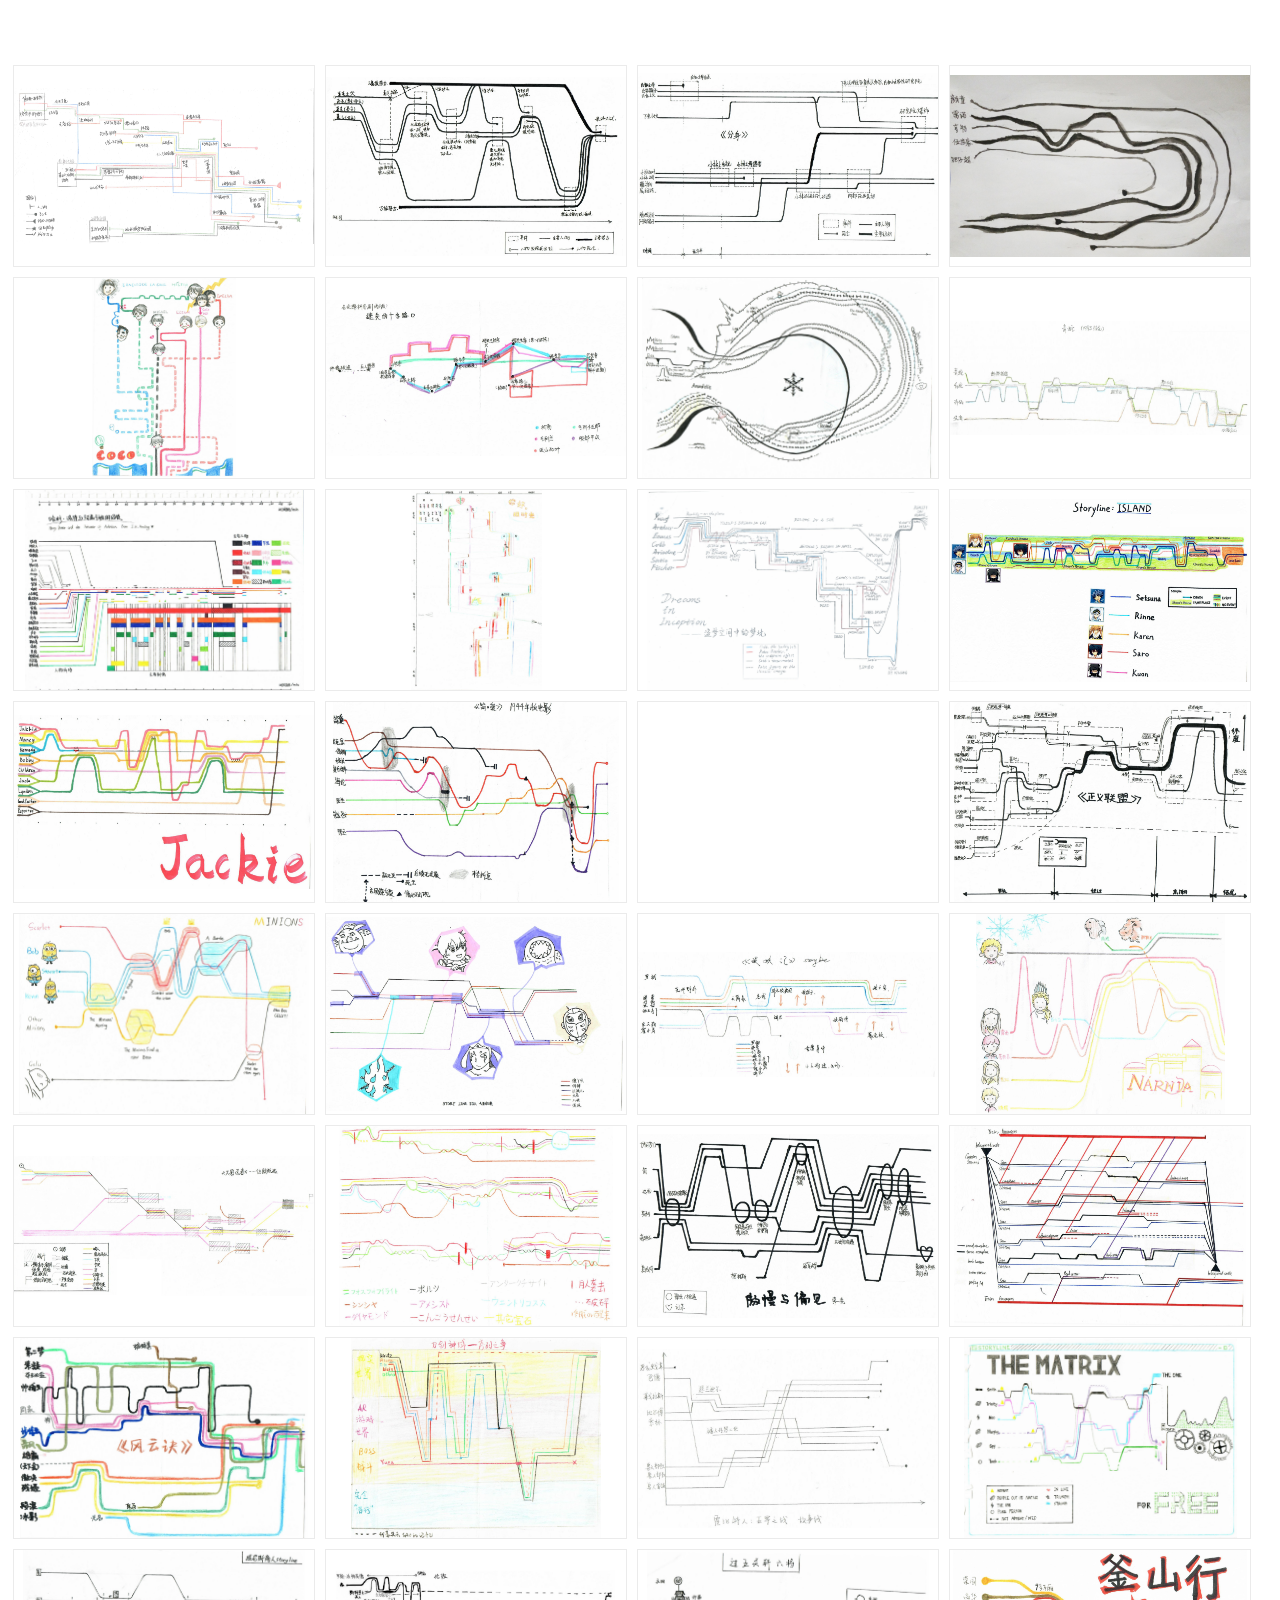
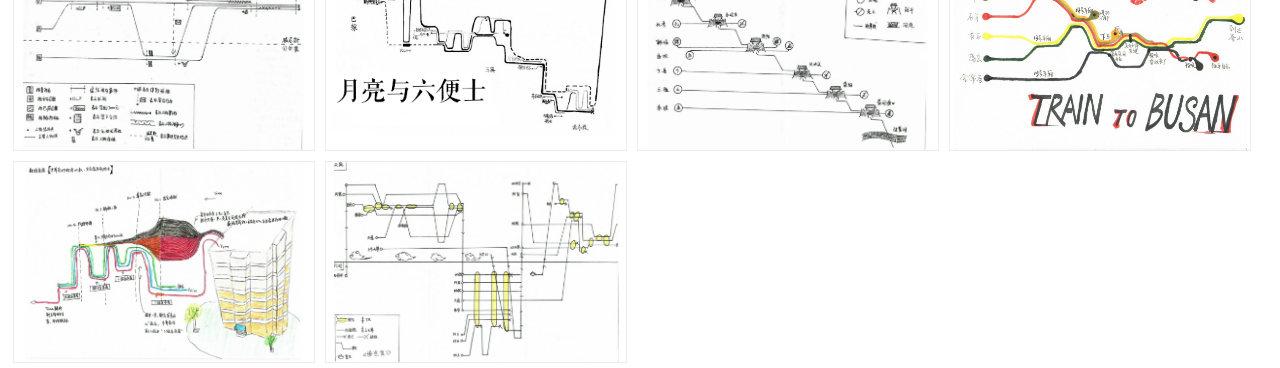
<file: gallery/index.html>
<!DOCTYPE html><html><head><meta charset=utf-8><meta name=viewport content="width=device-width,initial-scale=1"><title>gallery</title><link href=./static/css/app.0720f6f9c8d6c488f78c07475b10dd55.css rel=stylesheet></head><body><div id=app></div><script type=text/javascript src=./static/js/manifest.2ae2e69a05c33dfc65f8.js></script><script type=text/javascript src=./static/js/vendor.8c319995f7cf073bab32.js></script><script type=text/javascript src=./static/js/app.25afa59f59e142fa0940.js></script></body></html>
</file>
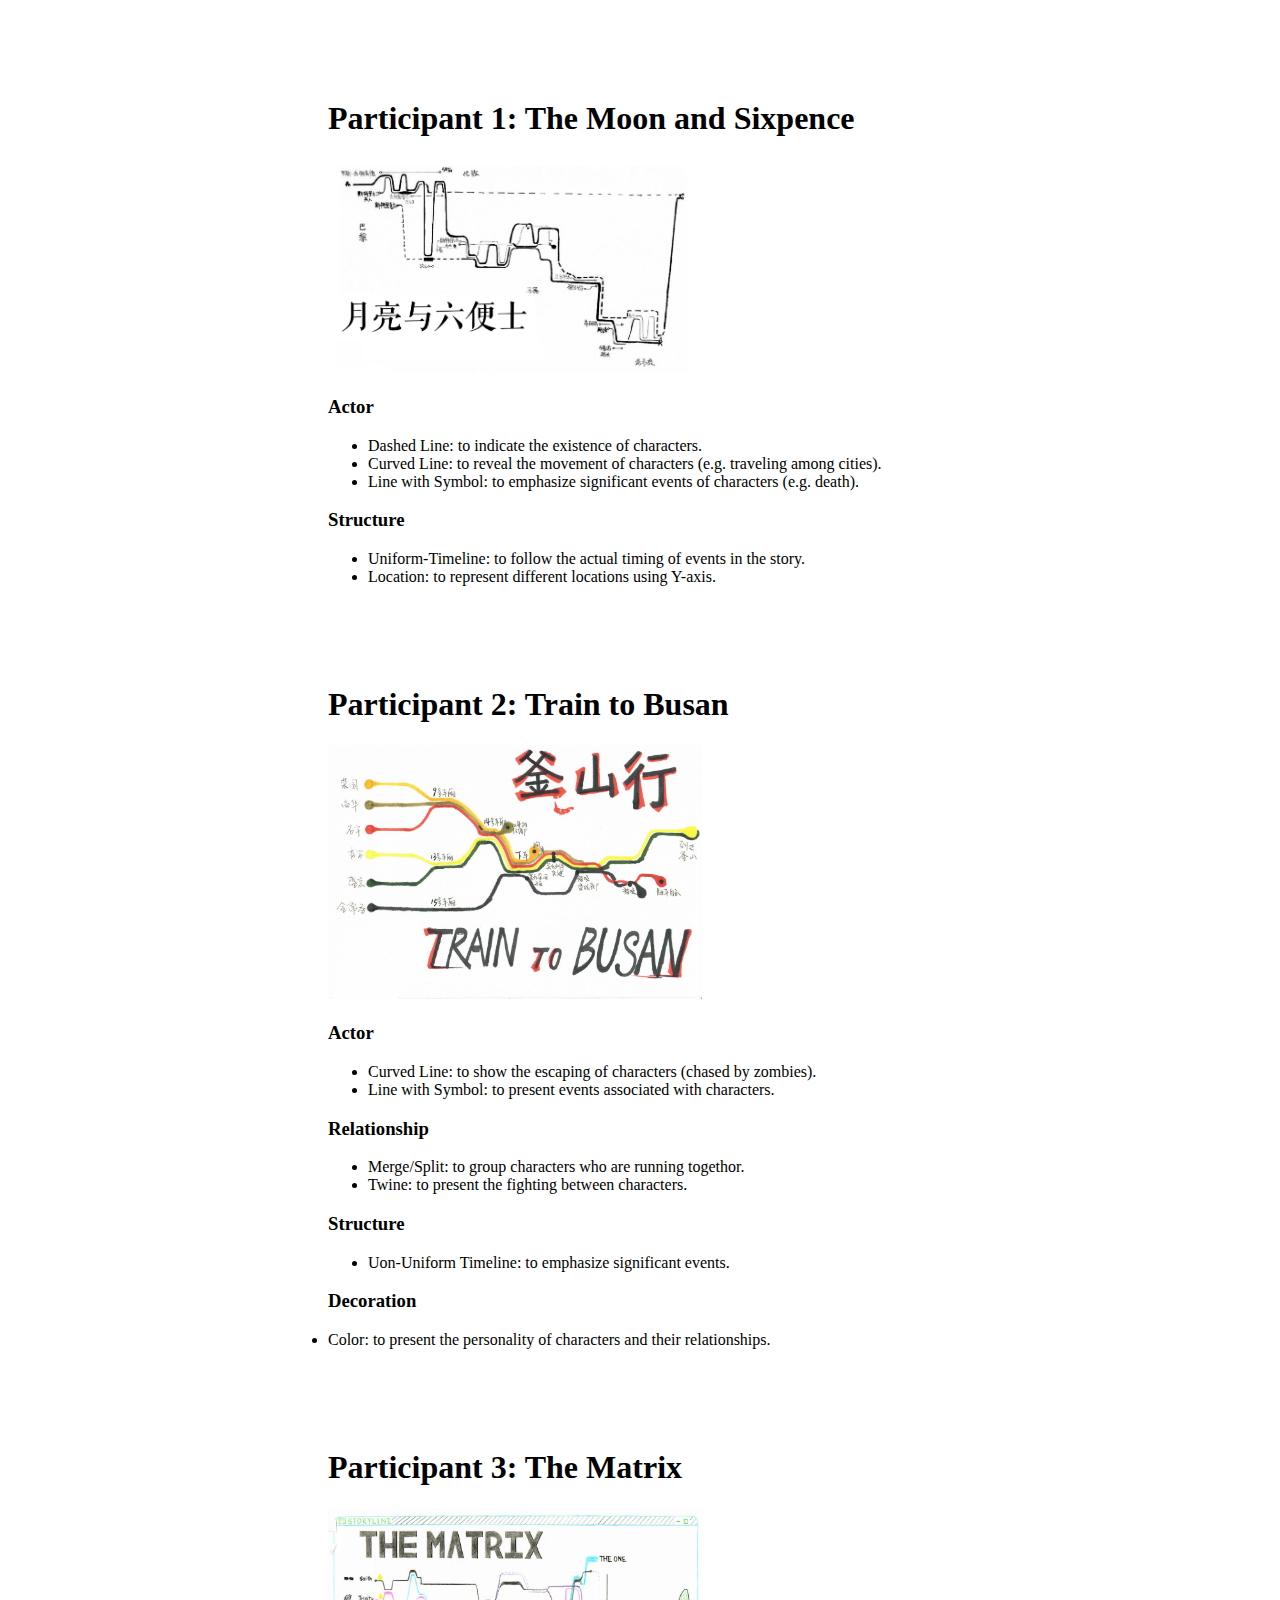
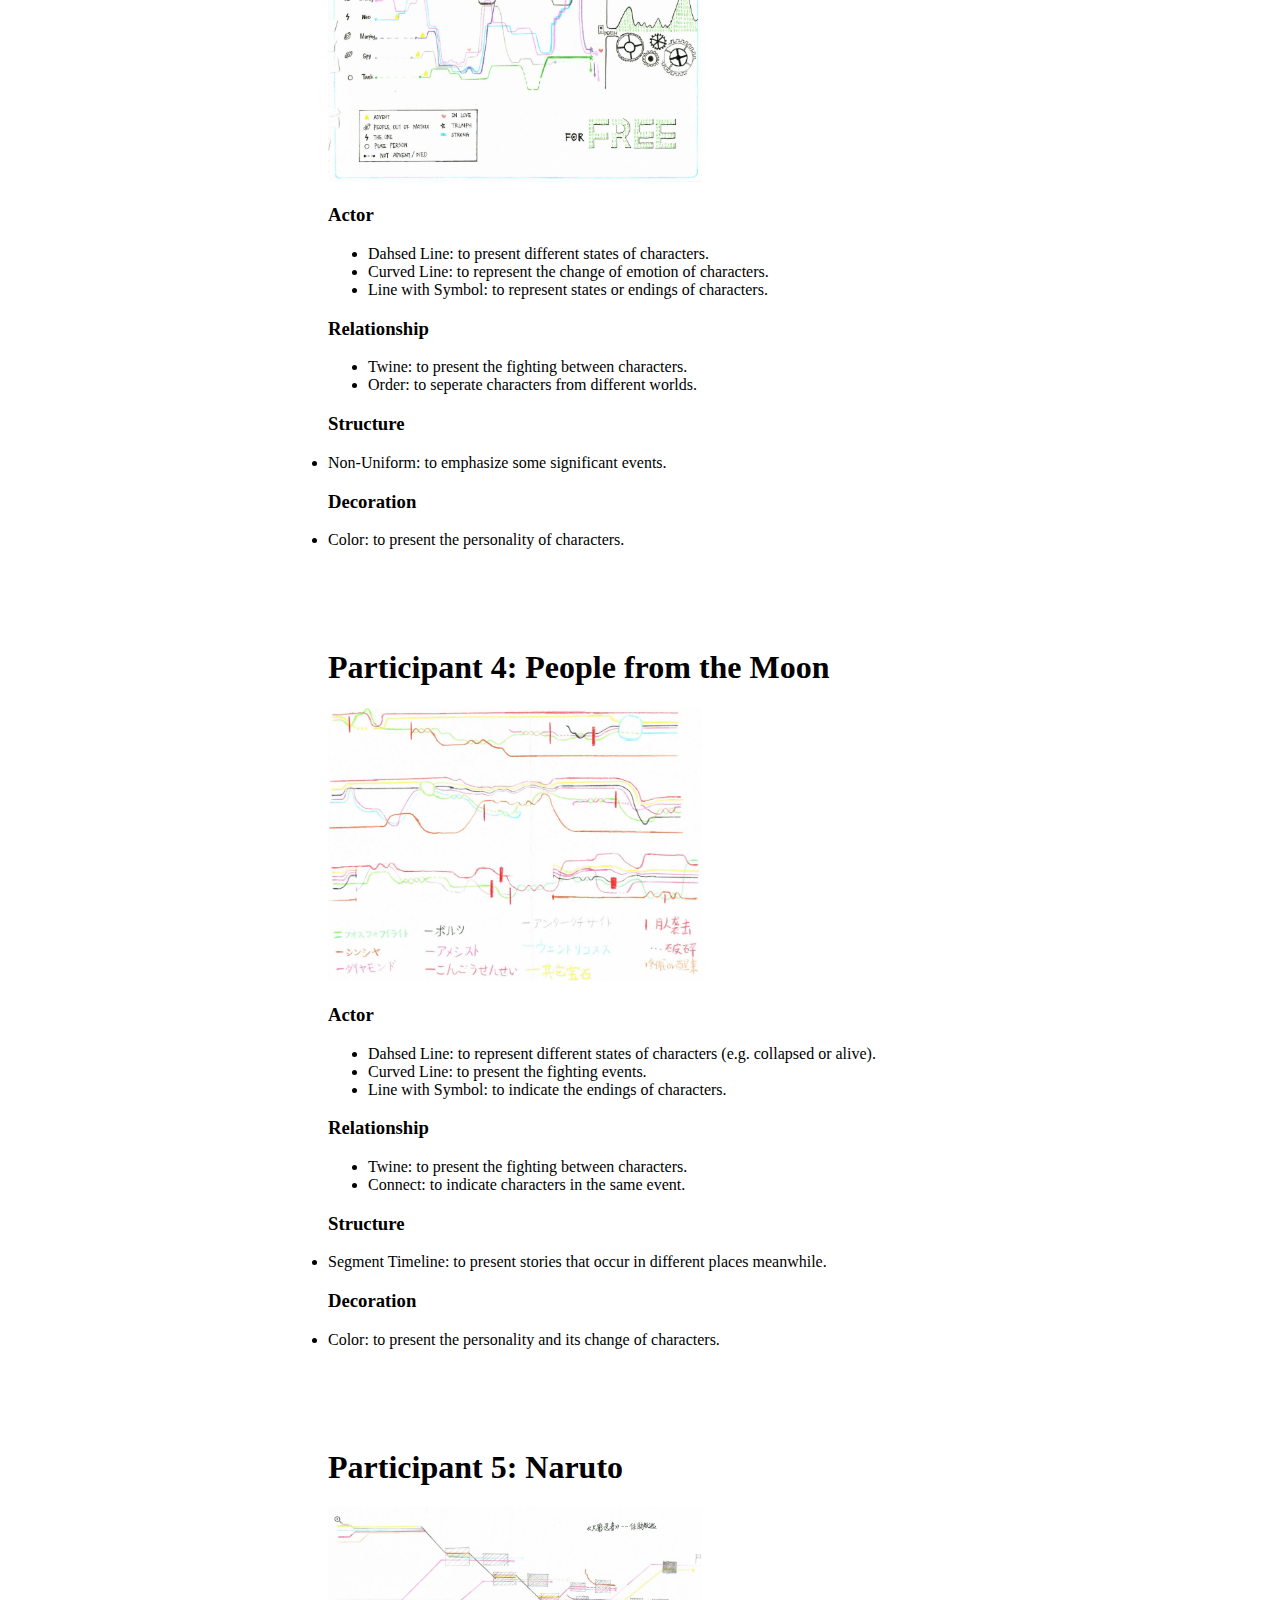
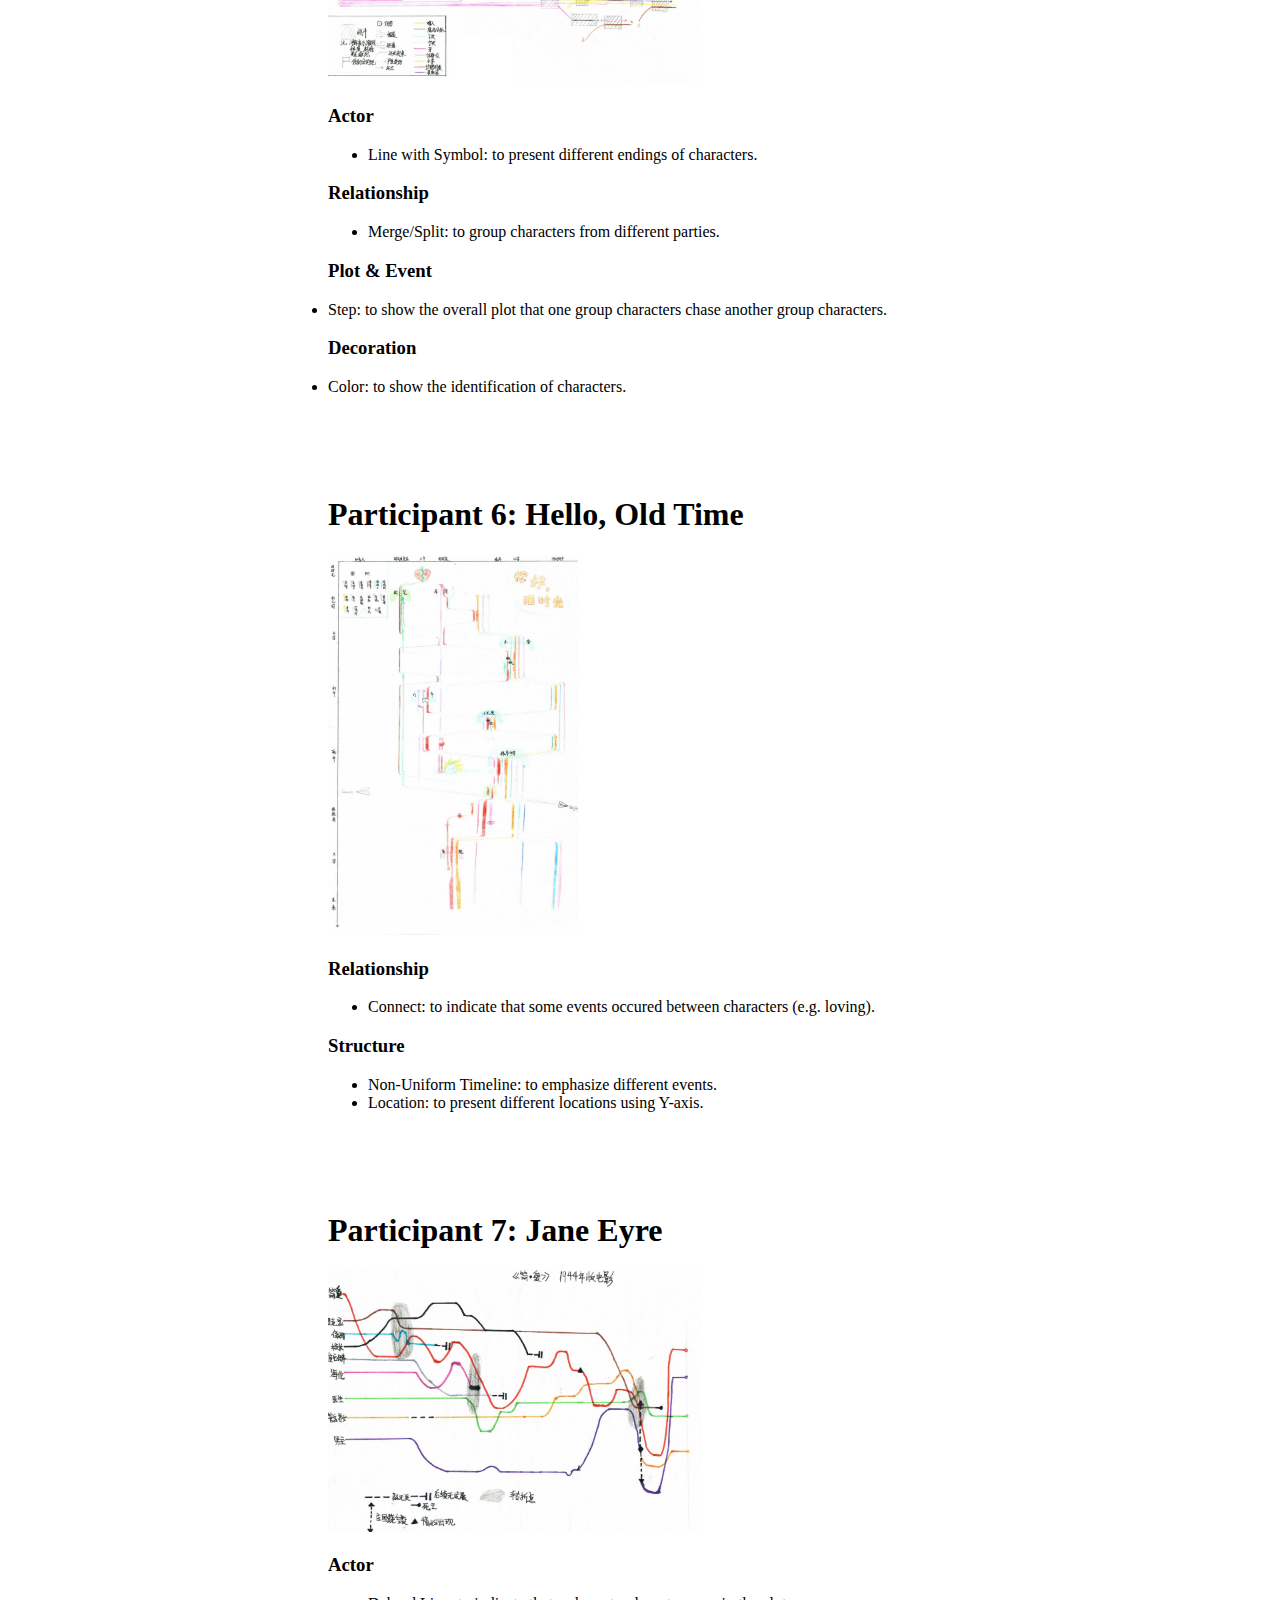
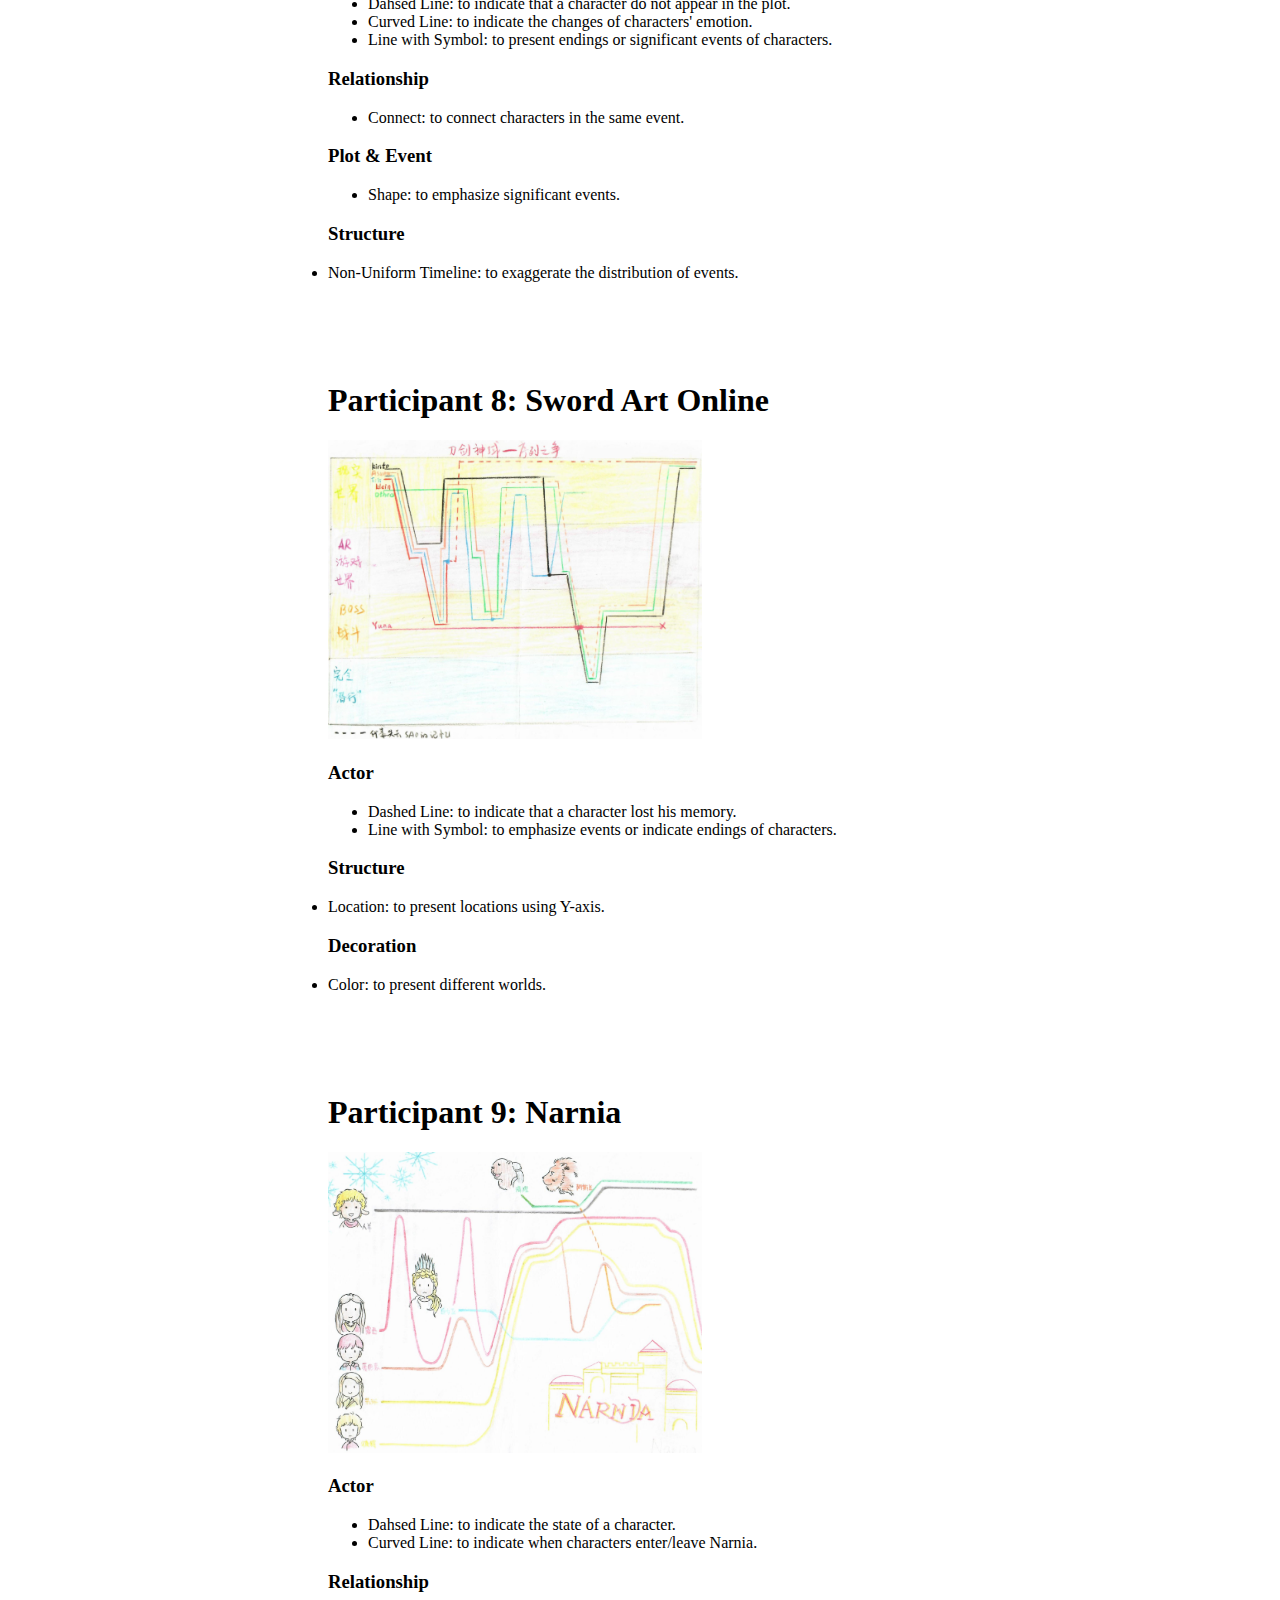
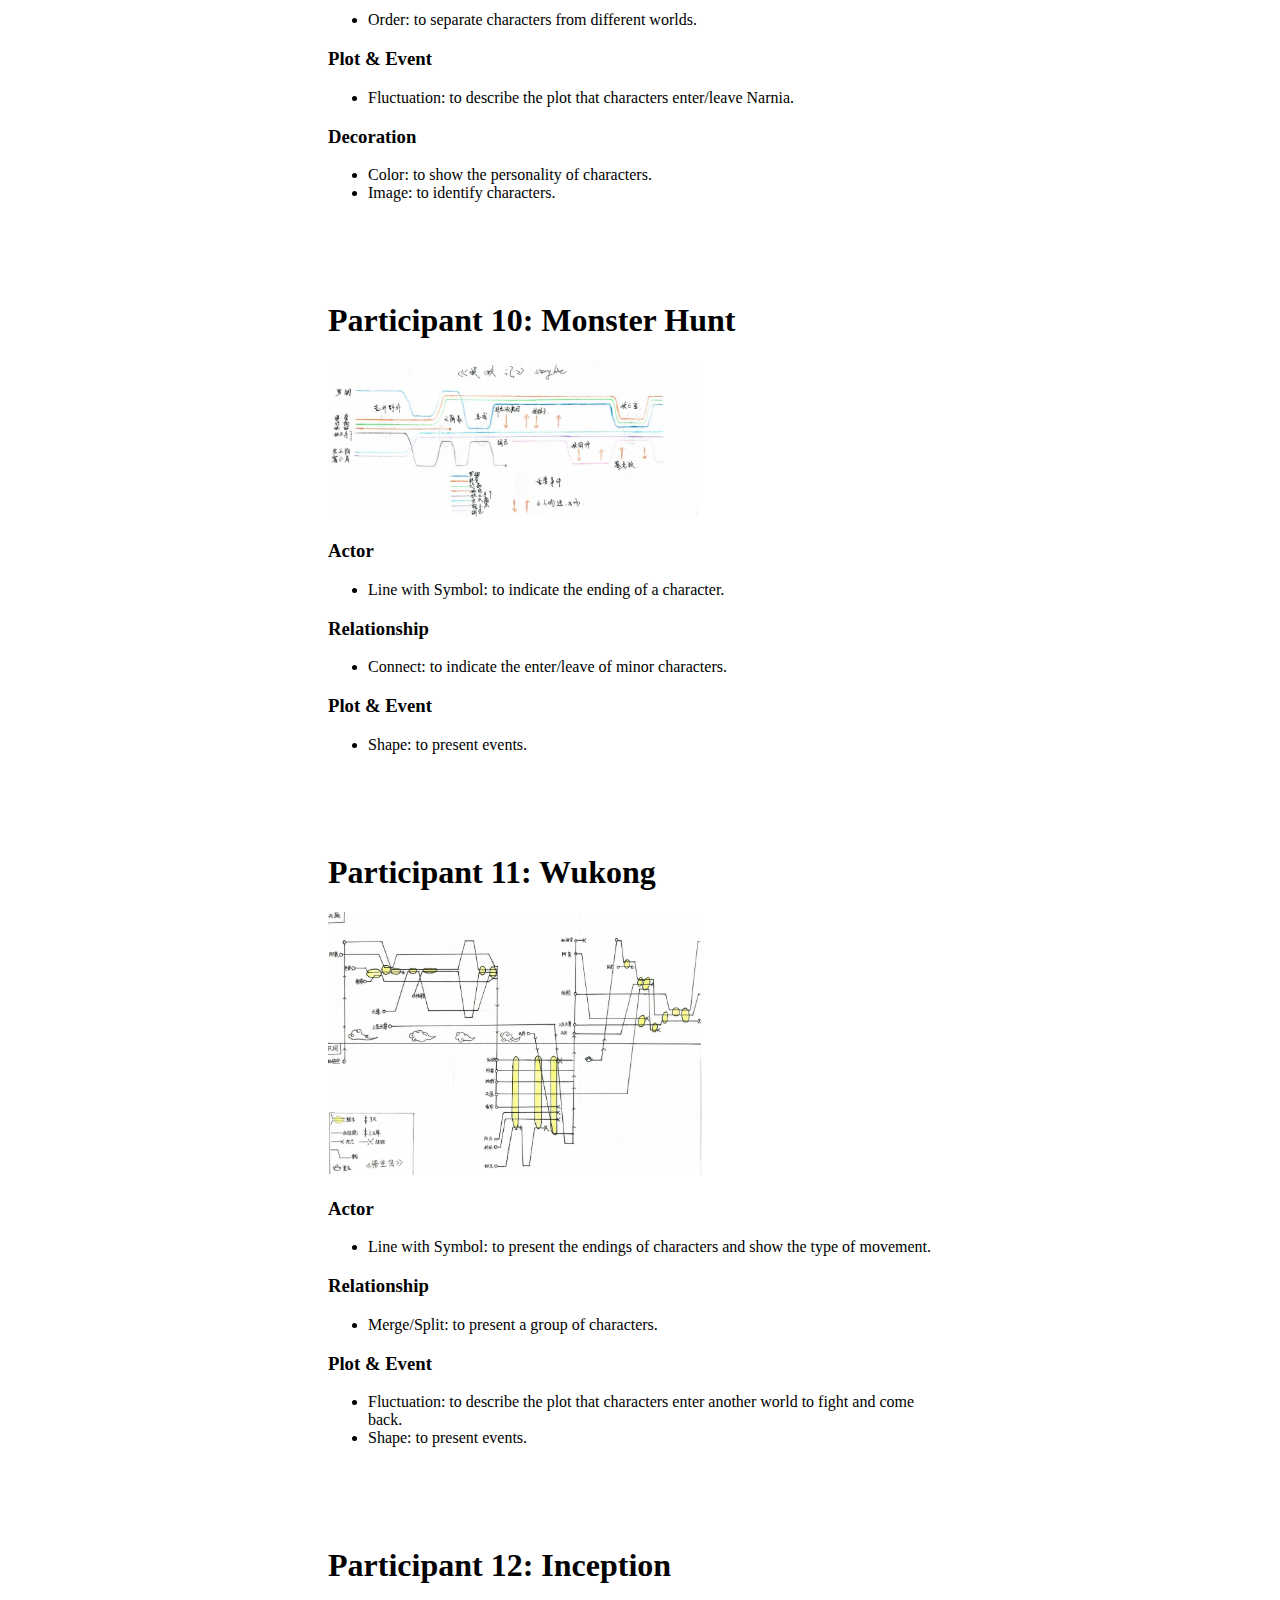
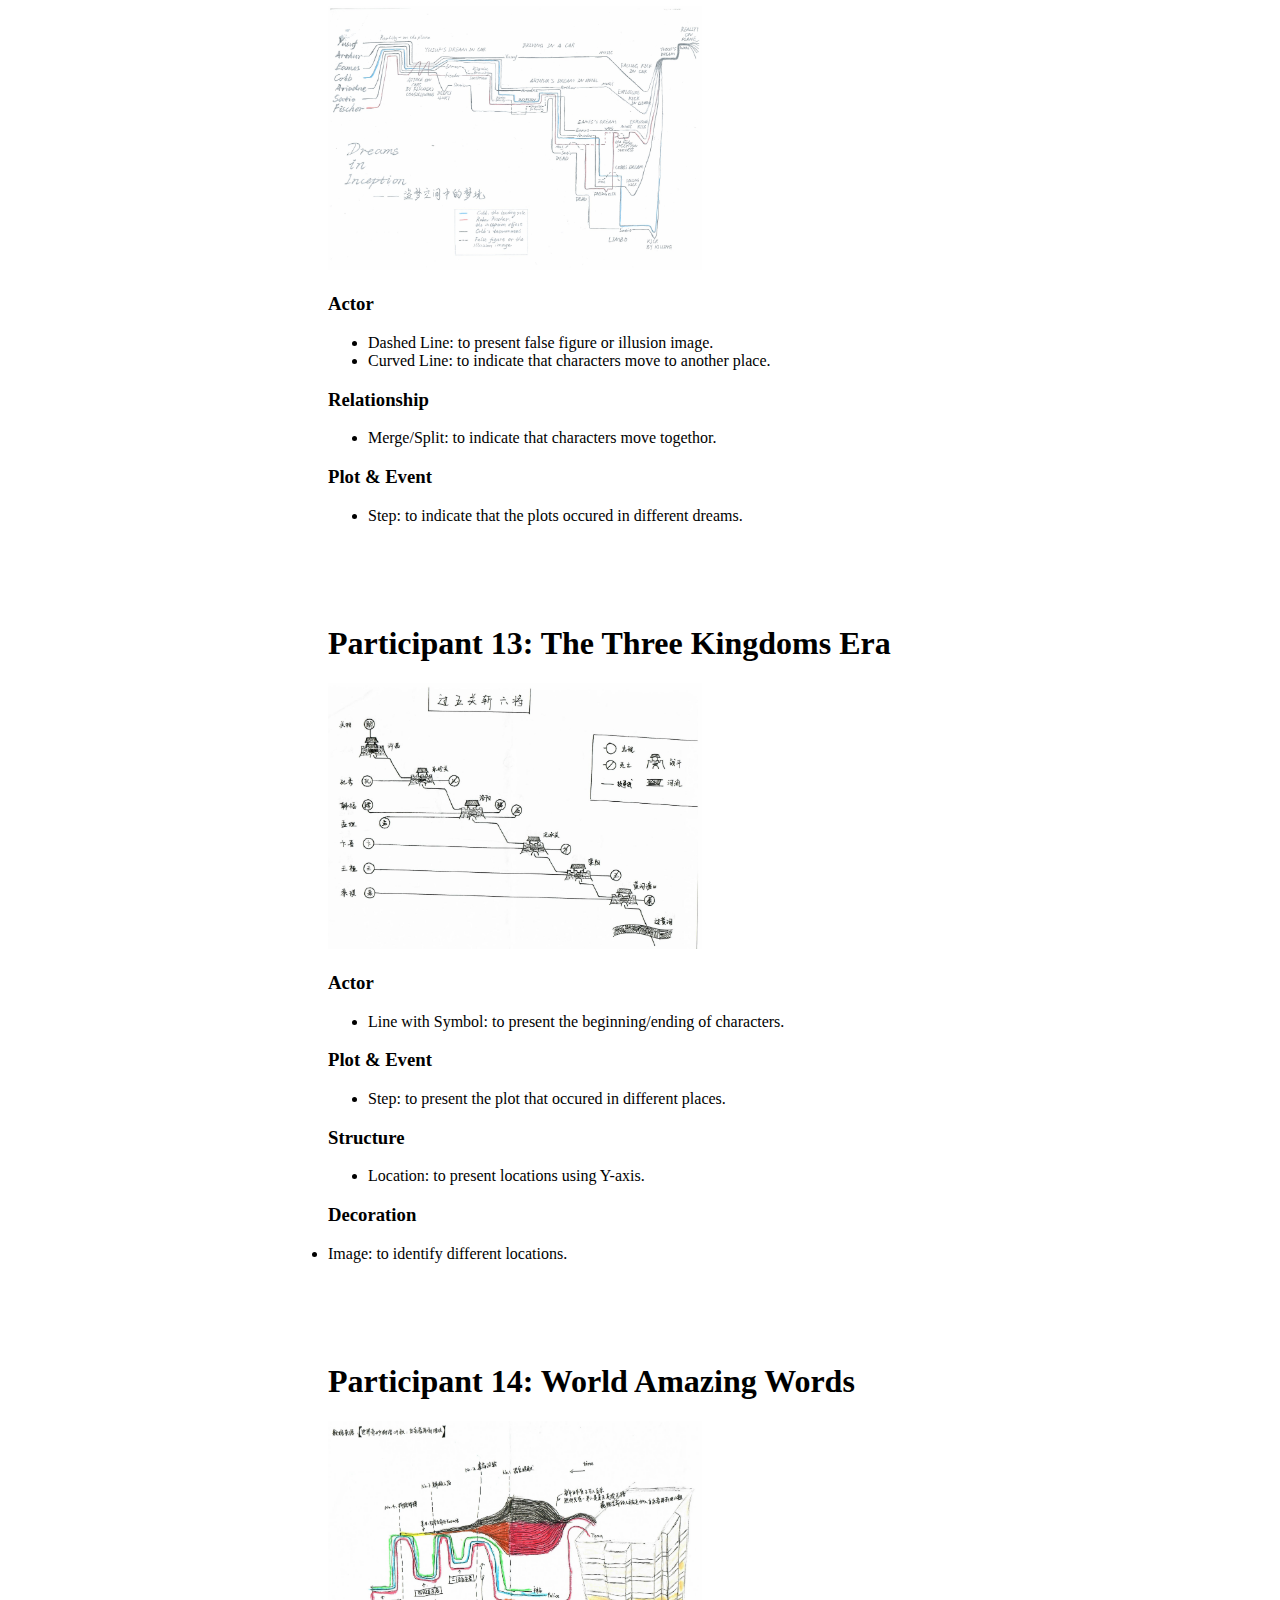
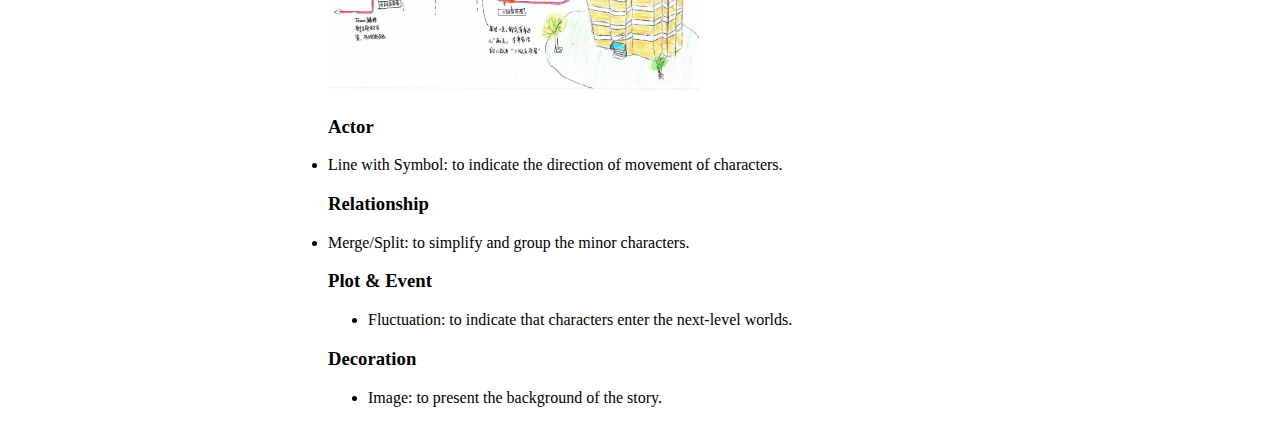
<file: interview/interview.html>
<!DOCTYPE html>
<html lang='en'>
<head>
  <meta charset='utf-8' />
  <title>Interview</title>
  <style type="text/css">
    body {
      padding: 0 25vw;
    }
    h1 {
      margin-top: 100px;
    }
  </style>
</head>
<body>
<h1>Participant 1: The Moon and Sixpence</h1>
<img src="../hand-drawn_storylines/TheMoonandSixpence.png" width="60%" height="60%">
<h3>Actor</h3>
<ul>
  <li>Dashed Line: to indicate the existence of characters.</li>
  <li>Curved Line: to reveal the movement of characters (e.g. traveling among cities).</li>
  <li>Line with Symbol: to emphasize significant events of characters (e.g. death).</li>
</ul>
<h3>Structure</h3>
<ul>
  <li>Uniform-Timeline: to follow the actual timing of events in the story.</li>
  <li>Location: to represent different locations using Y-axis.</li>
</ul>

<h1>Participant 2: Train to Busan</h1>
<img src="../hand-drawn_storylines/TraintoBusan.jpg" width="60%" height="60%">
<h3>Actor</h3>
<ul>
  <li>Curved Line: to show the escaping of characters (chased by zombies).</li>
  <li>Line with Symbol: to present events associated with characters.</li>
</ul>
<h3>Relationship</h3>
<ul>
  <li>Merge/Split: to group characters who are running togethor.</li>
  <li>Twine: to present the fighting between characters.</li>
</ul>
<h3>Structure</h3>
<ul>
  <li>Uon-Uniform Timeline: to emphasize significant events.</li>
</ul>
<h3>Decoration</h3>
<li>Color: to present the personality of characters and their relationships.</li>

<h1>Participant 3: The Matrix</h1>
<img src="../hand-drawn_storylines/TheMatrix.jpg" width="60%" height="60%">
<h3>Actor</h3>
<ul>
  <li>Dahsed Line: to present different states of characters.</li>
  <li>Curved Line: to represent the change of emotion of characters.</li>
  <li>Line with Symbol: to represent states or endings of characters.</li>
</ul>
<h3>Relationship</h3>
<ul>
  <li>Twine: to present the fighting between characters.</li>
  <li>Order: to seperate characters from different worlds.</li>
</ul>
<h3>Structure</h3>
<li>Non-Uniform: to emphasize some significant events.</li>
<h3>Decoration</h3>
<li>Color: to present the personality of characters.</li>

<h1>Participant 4: People from the Moon</h1>
<img src="../hand-drawn_storylines/PeoplefromtheMoon.jpg" width="60%" height="60%">
<h3>Actor</h3>
<ul>
  <li>Dahsed Line: to represent different states of characters (e.g. collapsed or alive).</li>
  <li>Curved Line: to present the fighting events.</li>
  <li>Line with Symbol: to indicate the endings of characters.</li>
</ul>
<h3>Relationship</h3>
<ul>
  <li>Twine: to present the fighting between characters.</li>
  <li>Connect: to indicate characters in the same event.</li>
</ul>
<h3>Structure</h3>
<li>Segment Timeline: to present stories that occur in different places meanwhile.</li>
<h3>Decoration</h3>
<li>Color: to present the personality and its change of characters.</li>

<h1>Participant 5: Naruto</h1>
<img src="../hand-drawn_storylines/Naruto.jpg" width="60%" height="60%">
<h3>Actor</h3>
<ul>
  <li>Line with Symbol: to present different endings of characters.</li>
</ul>
<h3>Relationship</h3>
<ul>
  <li>Merge/Split: to group characters from different parties.</li>
</ul>
<h3>Plot & Event</h3>
<li>Step: to show the overall plot that one group characters chase another group characters.</li>
<h3>Decoration</h3>
<li>Color: to show the identification of characters.</li>

<h1>Participant 6: Hello, Old Time</h1>
<img src="../hand-drawn_storylines/HelloOldTime.jpg" width="40%" height="40%">
<h3>Relationship</h3>
<ul>
  <li>Connect: to indicate that some events occured between characters (e.g. loving).</li>
</ul>
<h3>Structure</h3>
<ul>
  <li>Non-Uniform Timeline: to emphasize different events.</li>
  <li>Location: to present different locations using Y-axis.</li>
</ul>

<h1>Participant 7: Jane Eyre</h1>
<img src="../hand-drawn_storylines/JaneEyre.jpg" width="60%" height="60%">
<h3>Actor</h3>
<ul>
  <li>Dahsed Line: to indicate that a character do not appear in the plot.</li>
  <li>Curved Line: to indicate the changes of characters' emotion.</li>
  <li>Line with Symbol: to present endings or significant events of characters.</li>
</ul>
<h3>Relationship</h3>
<ul>
  <li>Connect: to connect characters in the same event.</li>
</ul>
<h3>Plot & Event</h3>
<ul>
  <li>Shape: to emphasize significant events.</li>
</ul>
<h3>Structure</h3>
<li>Non-Uniform Timeline: to exaggerate the distribution of events.</li>

<h1>Participant 8: Sword Art Online</h1>
<img src="../hand-drawn_storylines/SwordArtOnline.jpg" width="60%" height="60%">
<h3>Actor</h3>
<ul>
  <li>Dashed Line: to indicate that a character lost his memory.</li>
  <li>Line with Symbol: to emphasize events or indicate endings of characters.</li>
</ul>
<h3>Structure</h3>
<li>Location: to present locations using Y-axis.</li>
<h3>Decoration</h3>
<li>Color: to present different worlds.</li>

<h1>Participant 9: Narnia</h1>
<img src="../hand-drawn_storylines/Narnia.jpg" width="60%" height="60%">
<h3>Actor</h3>
<ul>
  <li>Dahsed Line: to indicate the state of a character.</li>
  <li>Curved Line: to indicate when characters enter/leave Narnia.</li>
</ul>
<h3>Relationship</h3>
<ul>
  <li>Order: to separate characters from different worlds.</li>
</ul>
<h3>Plot & Event</h3>
<ul>
  <li>Fluctuation: to describe the plot that characters enter/leave Narnia.</li>
</ul>
<h3>Decoration</h3>
<ul>
  <li>Color: to show the personality of characters.</li>
  <li>Image: to identify characters.</li>
</ul>

<h1>Participant 10: Monster Hunt</h1>
<img src="../hand-drawn_storylines/MonsterHunt.jpg" width="60%" height="60%">
<h3>Actor</h3>
<ul>
  <li>Line with Symbol: to indicate the ending of a character.</li>
</ul>
<h3>Relationship</h3>
<ul>
  <li>Connect: to indicate the enter/leave of minor characters.</li>
</ul>
<h3>Plot & Event</h3>
<ul>
  <li>Shape: to present events.</li>
</ul>

<h1>Participant 11: Wukong</h1>
<img src="../hand-drawn_storylines/Wukong.jpg" width="60%" height="60%">
<h3>Actor</h3>
<ul>
  <li>Line with Symbol: to present the endings of characters and show the type of movement.</li>
</ul>
<h3>Relationship</h3>
<ul>
  <li>Merge/Split: to present a group of characters.</li>
</ul>
<h3>Plot & Event</h3>
<ul>
  <li>Fluctuation: to describe the plot that characters enter another world to fight and come back.</li>
  <li>Shape: to present events.</li>
</ul>


<h1>Participant 12: Inception</h1>
<img src="../hand-drawn_storylines/Inception.jpg" width="60%" height="60%">
<h3>Actor</h3>
<ul>
  <li>Dashed Line: to present false figure or illusion image.</li>
  <li>Curved Line: to indicate that characters move to another place.</li>
</ul>
<h3>Relationship</h3>
<ul>
  <li>Merge/Split: to indicate that characters move togethor.</li>
</ul>
<h3>Plot & Event</h3>
<ul>
  <li>Step: to indicate that the plots occured in different dreams.</li>
</ul>

<h1>Participant 13: The Three Kingdoms Era</h1>
<img src="../hand-drawn_storylines/TheThreeKingdomsEra.jpg" width="60%" height="60%">
<h3>Actor</h3>
<ul>
  <li>Line with Symbol: to present the beginning/ending of characters.</li>
</ul>
<h3>Plot & Event</h3>
<ul>
  <li>Step: to present the plot that occured in different places.</li>
</ul>
<h3>Structure</h3>
<ul>
  <li>Location: to present locations using Y-axis.</li>
</ul>
<h3>Decoration</h3>
<li>Image: to identify different locations.</li>

<h1>Participant 14: World Amazing Words</h1>
<img src="../hand-drawn_storylines/WorldAmazingWords.jpg" width="60%" height="60%">
<h3>Actor</h3>
<li>Line with Symbol: to indicate the direction of movement of characters.</li>
<h3>Relationship</h3>
<li>Merge/Split: to simplify and group the minor characters.</li>
<h3>Plot & Event</h3>
<ul>
  <li>Fluctuation: to indicate that characters enter the next-level worlds.</li>
</ul>
<h3>Decoration</h3>
<ul>
  <li>Image: to present the background of the story.</li>
</ul>

</body>
</html>
</file>
